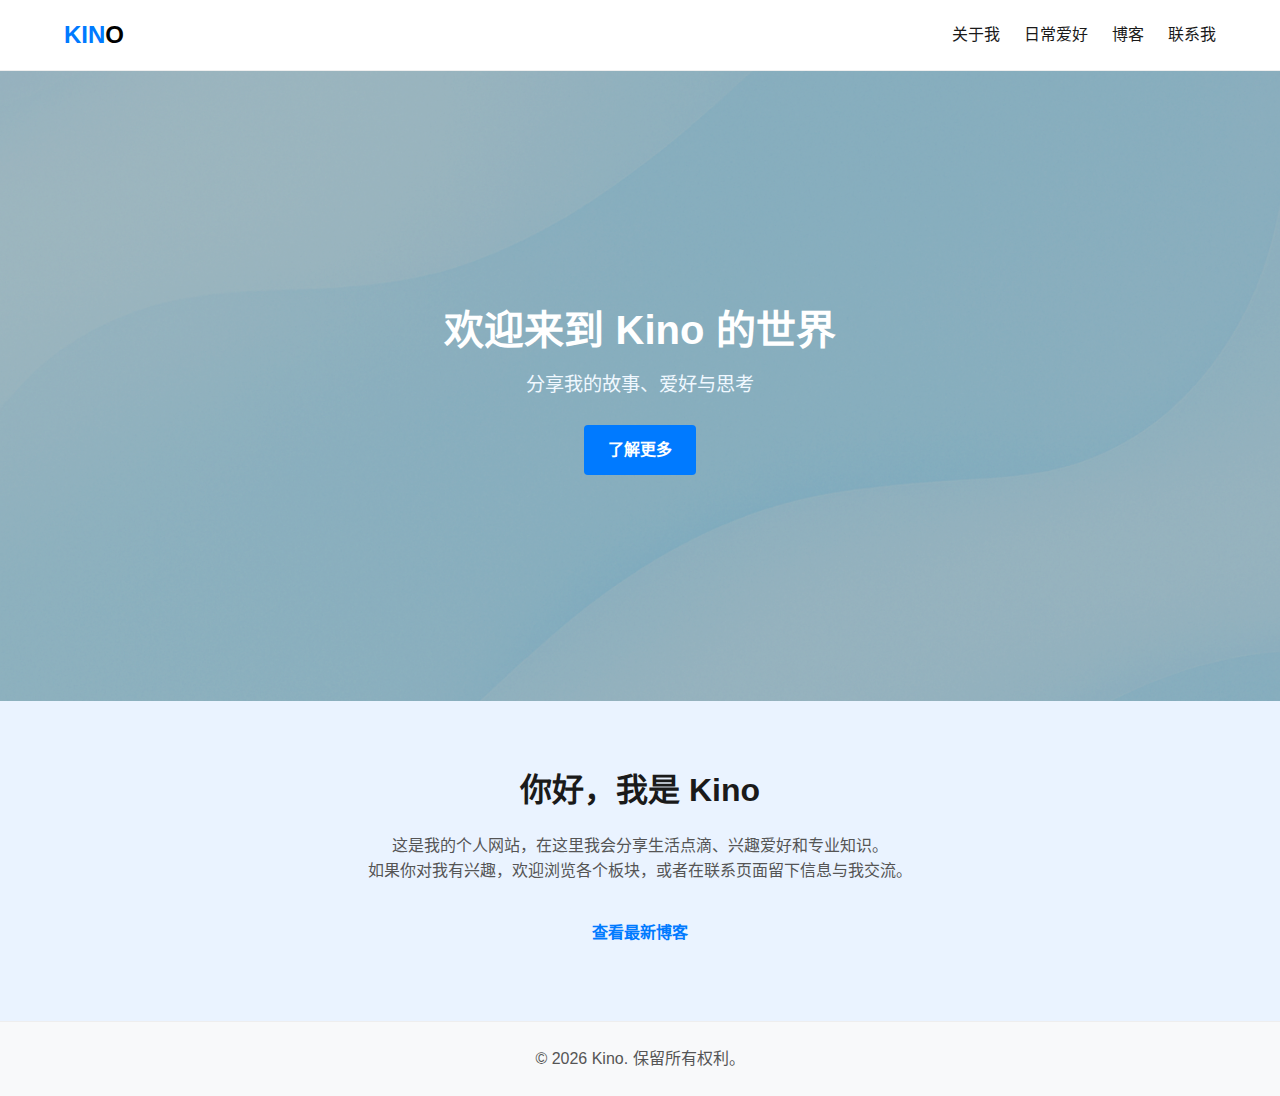
<file: index.html>
<!DOCTYPE html>
<html lang="zh-CN">
<head>
  <meta charset="UTF-8">
  <meta name="viewport" content="width=device-width, initial-scale=1.0">
  <title>我的个人网站</title>
  <!-- Use root-relative stylesheet path on GitHub Pages -->
  <link rel="stylesheet" href="style.css">
  <!-- 使用谷歌字体或系统字体提高可读性 -->
  <link rel="preconnect" href="https://fonts.googleapis.com">
  <link rel="preconnect" href="https://fonts.gstatic.com" crossorigin>
  <link href="https://fonts.googleapis.com/css2?family=Inter:wght@400;600;700&display=swap" rel="stylesheet">
</head>
<body>
  <!-- 顶部导航栏 -->
  <header class="navbar">
    <div class="container nav-container">
      <a href="index.html" class="logo">KIN<span>O</span></a>
      <nav>
        <ul class="nav-links">
          <li><a href="about.html">关于我</a></li>
          <li><a href="hobbies.html">日常爱好</a></li>
          <li><a href="blog.html">博客</a></li>
          <li><a href="contact.html">联系我</a></li>
        </ul>
      </nav>
    </div>
  </header>

  <!-- 首页英雄区域 -->
  <section class="hero" id="home">
    <div class="hero-overlay"></div>
    <div class="container hero-content">
      <h1 class="hero-title">欢迎来到 Kino 的世界</h1>
      <p class="hero-subtitle">分享我的故事、爱好与思考</p>
      <a href="about.html" class="btn btn-primary">了解更多</a>
    </div>
  </section>

  <!-- 简介区域 -->
  <section class="intro">
    <div class="container intro-content">
      <h2>你好，我是 Kino</h2>
      <p>这是我的个人网站，在这里我会分享生活点滴、兴趣爱好和专业知识。<br> 如果你对我有兴趣，欢迎浏览各个板块，或者在联系页面留下信息与我交流。</p>
      <a href="blog.html" class="btn btn-secondary">查看最新博客</a>
    </div>
  </section>

  <!-- 脚注 -->
  <footer class="footer">
    <div class="container footer-content">
      <p>© <span id="year"></span> Kino. 保留所有权利。</p>
    </div>
  </footer>

  <script src="main.js"></script>
</body>
</html>
</file>
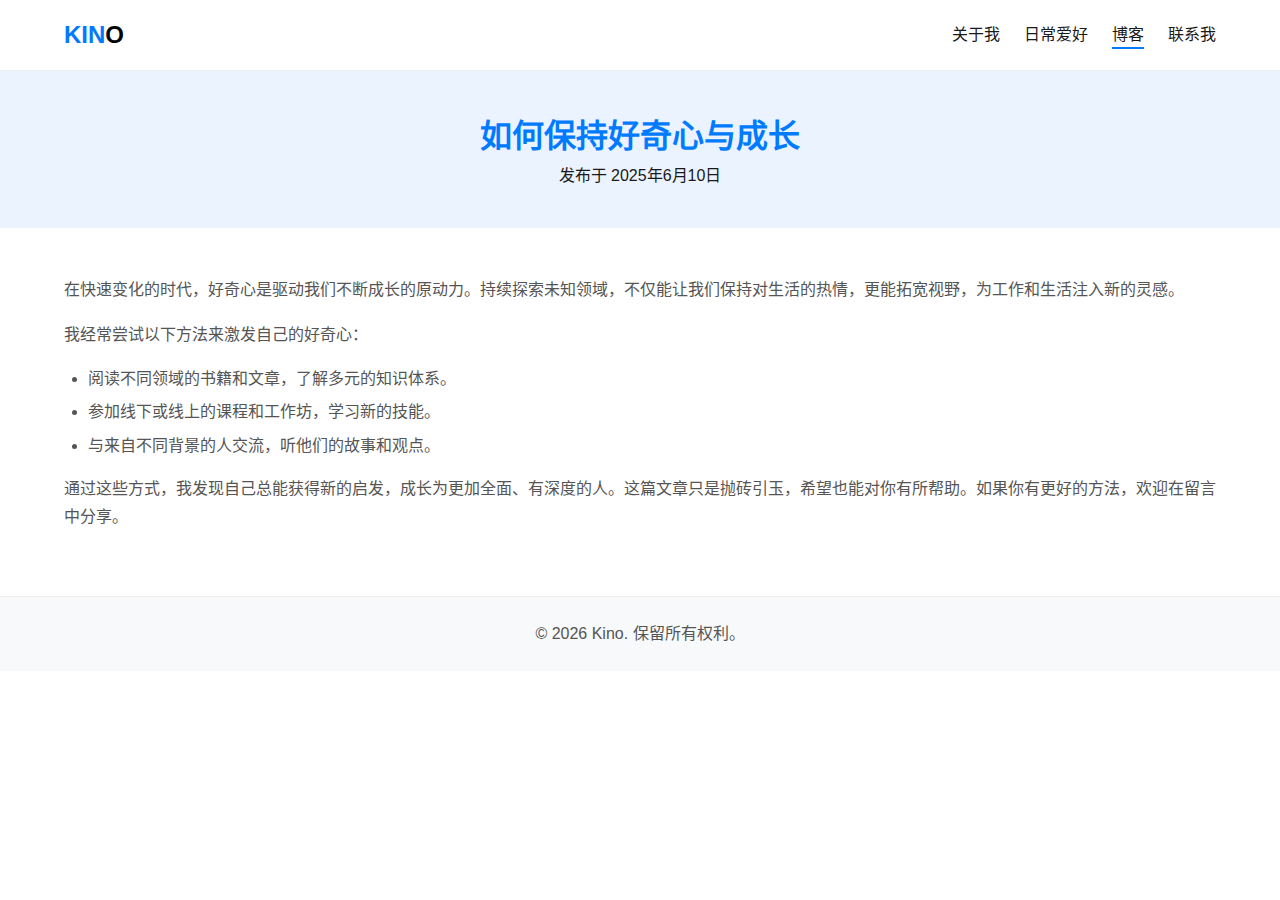
<file: first-post.html>
<!DOCTYPE html>
<html lang="zh-CN">
<head>
  <meta charset="UTF-8">
  <meta name="viewport" content="width=device-width, initial-scale=1.0">
  <title>如何保持好奇心与成长 - Kino 的博客</title>
  <!-- Adjust the path to the stylesheet and navigation links because assets live in the repository root when deployed on GitHub Pages -->
  <link rel="stylesheet" href="style.css">
  <link rel="preconnect" href="https://fonts.googleapis.com">
  <link rel="preconnect" href="https://fonts.gstatic.com" crossorigin>
  <link href="https://fonts.googleapis.com/css2?family=Inter:wght@400;600;700&display=swap" rel="stylesheet">
</head>
<body>
  <header class="navbar">
    <div class="container nav-container">
      <a href="index.html" class="logo">KIN<span>O</span></a>
      <nav>
        <ul class="nav-links">
          <li><a href="about.html">关于我</a></li>
          <li><a href="hobbies.html">日常爱好</a></li>
          <li><a href="blog.html" class="active">博客</a></li>
          <li><a href="contact.html">联系我</a></li>
        </ul>
      </nav>
    </div>
  </header>
  
  <section class="page-header">
    <div class="container">
      <h1>如何保持好奇心与成长</h1>
      <p class="post-meta">发布于 2025年6月10日</p>
    </div>
  </section>

  <section class="post-content">
    <div class="container">
      <p>在快速变化的时代，好奇心是驱动我们不断成长的原动力。持续探索未知领域，不仅能让我们保持对生活的热情，更能拓宽视野，为工作和生活注入新的灵感。</p>
      <p>我经常尝试以下方法来激发自己的好奇心：</p>
      <ul>
        <li>阅读不同领域的书籍和文章，了解多元的知识体系。</li>
        <li>参加线下或线上的课程和工作坊，学习新的技能。</li>
        <li>与来自不同背景的人交流，听他们的故事和观点。</li>
      </ul>
      <p>通过这些方式，我发现自己总能获得新的启发，成长为更加全面、有深度的人。这篇文章只是抛砖引玉，希望也能对你有所帮助。如果你有更好的方法，欢迎在留言中分享。</p>
    </div>
  </section>

  <footer class="footer">
    <div class="container footer-content">
      <p>© <span id="year"></span> Kino. 保留所有权利。</p>
    </div>
  </footer>
  
  <script src="main.js"></script>
</body>
</html>
</file>
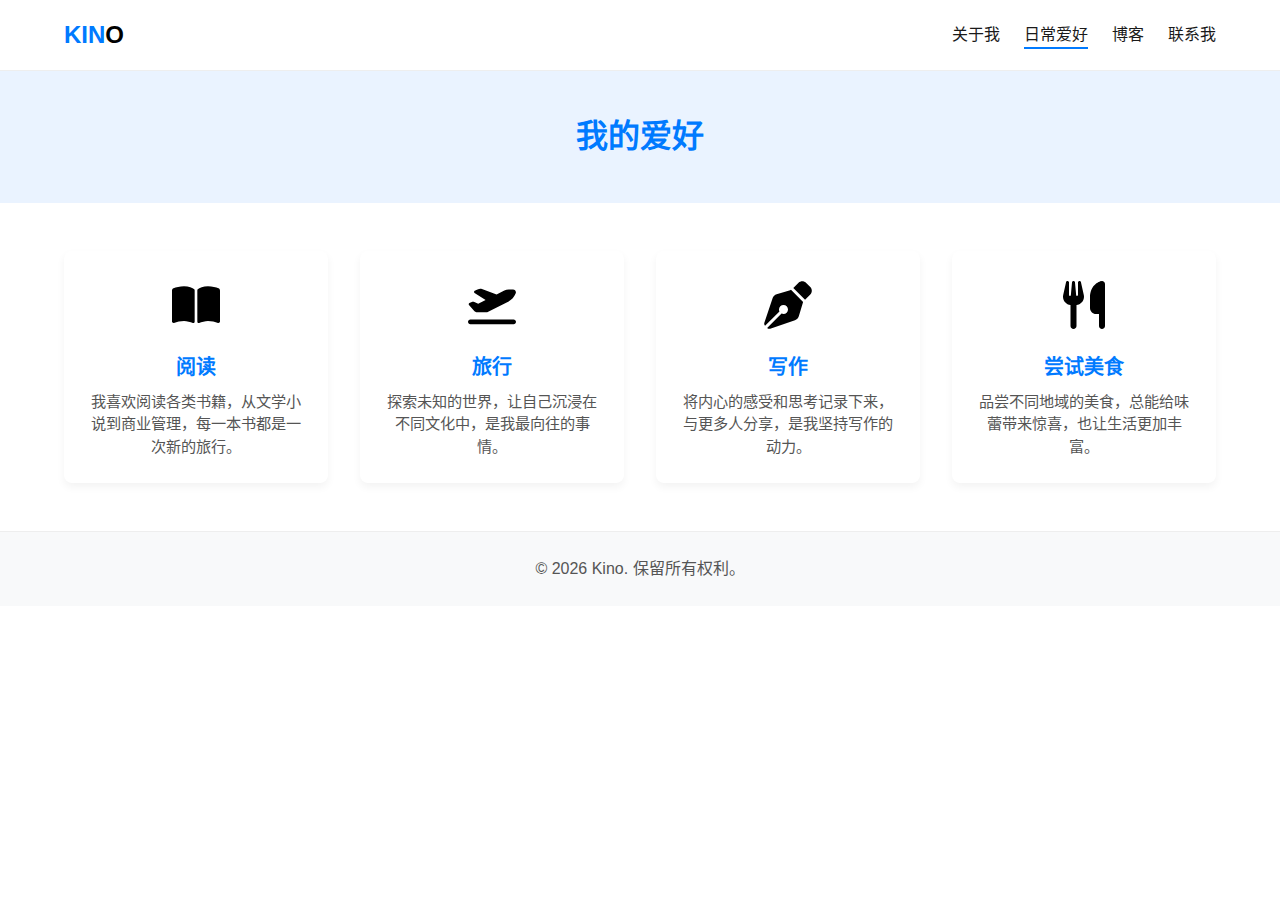
<file: hobbies.html>
<!DOCTYPE html>
<html lang="zh-CN">
<head>
  <meta charset="UTF-8">
  <meta name="viewport" content="width=device-width, initial-scale=1.0">
  <title>日常爱好 - Kino</title>
  <!-- Update stylesheet path for GitHub Pages deployment -->
  <link rel="stylesheet" href="style.css">
  <link rel="preconnect" href="https://fonts.googleapis.com">
  <link rel="preconnect" href="https://fonts.gstatic.com" crossorigin>
  <link href="https://fonts.googleapis.com/css2?family=Inter:wght@400;600;700&display=swap" rel="stylesheet">
</head>
<body>
  <header class="navbar">
    <div class="container nav-container">
      <a href="index.html" class="logo">KIN<span>O</span></a>
      <nav>
        <ul class="nav-links">
          <li><a href="about.html">关于我</a></li>
          <li><a href="hobbies.html" class="active">日常爱好</a></li>
          <li><a href="blog.html">博客</a></li>
          <li><a href="contact.html">联系我</a></li>
        </ul>
      </nav>
    </div>
  </header>

  <section class="page-header">
    <div class="container">
      <h1>我的爱好</h1>
    </div>
  </section>

  <section class="hobbies-section">
    <div class="container hobbies-grid">
      <!-- 爱好卡片1 -->
      <div class="hobby-card">
        <div class="hobby-icon"><img src="hobby-reading.svg" alt="阅读"></div>
        <h3>阅读</h3>
        <p>我喜欢阅读各类书籍，从文学小说到商业管理，每一本书都是一次新的旅行。</p>
      </div>
      <!-- 爱好卡片2 -->
      <div class="hobby-card">
        <div class="hobby-icon"><img src="hobby-travel.svg" alt="旅行"></div>
        <h3>旅行</h3>
        <p>探索未知的世界，让自己沉浸在不同文化中，是我最向往的事情。</p>
      </div>
      <!-- 爱好卡片3 -->
      <div class="hobby-card">
        <div class="hobby-icon"><img src="hobby-writing.svg" alt="写作"></div>
        <h3>写作</h3>
        <p>将内心的感受和思考记录下来，与更多人分享，是我坚持写作的动力。</p>
      </div>
      <!-- 爱好卡片4 -->
      <div class="hobby-card">
        <div class="hobby-icon"><img src="hobby-food.svg" alt="美食"></div>
        <h3>尝试美食</h3>
        <p>品尝不同地域的美食，总能给味蕾带来惊喜，也让生活更加丰富。</p>
      </div>
    </div>
  </section>

  <footer class="footer">
    <div class="container footer-content">
      <p>© <span id="year"></span> Kino. 保留所有权利。</p>
    </div>
  </footer>

  <script src="main.js"></script>
</body>
</html>
</file>
<file: style.css>
/* 基础样式与变量 */
:root {
  --primary-color: #007AFF; /* 苹果风格的蓝色，用于主要按钮等 */
  --primary-light: #EAF3FF; /* 淡蓝背景，用于浅色区域 */
  --text-color: #1A1A1A;
  --secondary-text-color: #555;
  --background-color: #FFFFFF;
  --font-family-base: -apple-system, BlinkMacSystemFont, "Segoe UI", Roboto, "Helvetica Neue", sans-serif;
  --max-width: 1200px;
  --transition-speed: 0.3s;
}

* {
  margin: 0;
  padding: 0;
  box-sizing: border-box;
}

body {
  font-family: var(--font-family-base);
  color: var(--text-color);
  background-color: var(--background-color);
  line-height: 1.6;
}

a {
  color: inherit;
  text-decoration: none;
}

img {
  max-width: 100%;
  height: auto;
  display: block;
}

.container {
  width: 90%;
  max-width: var(--max-width);
  margin: 0 auto;
}

/* 导航栏样式 */
.navbar {
  background-color: rgba(255, 255, 255, 0.95);
  width: 100%;
  top: 0;
  left: 0;
  z-index: 1000;
  border-bottom: 1px solid #eee;
}

.nav-container {
  display: flex;
  align-items: center;
  justify-content: space-between;
  padding: 1rem 0;
}

.logo {
  font-weight: 700;
  font-size: 1.5rem;
  color: var(--primary-color);
}

.logo span {
  color: #000;
}

.nav-links {
  list-style: none;
  display: flex;
  gap: 1.5rem;
}

.nav-links a {
  color: var(--text-color);
  font-weight: 500;
  position: relative;
  padding: 0.25rem 0;
}

.nav-links a::after {
  content: "";
  position: absolute;
  width: 0%;
  height: 2px;
  left: 0;
  bottom: -2px;
  background-color: var(--primary-color);
  transition: width var(--transition-speed) ease;
}

.nav-links a:hover::after,
.nav-links a.active::after {
  width: 100%;
}

/* 按钮样式 */
.btn {
  display: inline-block;
  padding: 0.75rem 1.5rem;
  border-radius: 4px;
  font-weight: 600;
  transition: background-color var(--transition-speed), color var(--transition-speed);
  cursor: pointer;
}

.btn-primary {
  background-color: var(--primary-color);
  color: #fff;
}

.btn-primary:hover {
  background-color: #005ecb;
}

.btn-secondary {
  background-color: var(--primary-light);
  color: var(--primary-color);
}

.btn-secondary:hover {
  background-color: #d3e7ff;
}

/* 英雄区域 */
.hero {
  position: relative;
  height: 70vh;
  /* When deploying to GitHub Pages, all assets live in the repository root.
     Therefore the hero background is referenced relative to the CSS file rather than
     nested inside an `images` folder. */
  background-image: url('hero-bg.png');
  background-size: cover;
  background-position: center;
  display: flex;
  align-items: center;
  justify-content: center;
  text-align: center;
  color: #fff;
}

.hero-overlay {
  position: absolute;
  top: 0;
  left: 0;
  width: 100%;
  height: 100%;
  background: rgba(0, 0, 0, 0.25);
}

.hero-content {
  position: relative;
  z-index: 1;
}

.hero-title {
  font-size: 2.5rem;
  margin-bottom: 0.5rem;
  font-weight: 700;
}

.hero-subtitle {
  font-size: 1.2rem;
  margin-bottom: 1.5rem;
  color: #f0f8ff;
}

/* 简介区域 */
.intro {
  padding: 4rem 0;
  background-color: var(--primary-light);
  text-align: center;
}

.intro-content h2 {
  font-size: 2rem;
  margin-bottom: 1rem;
}

.intro-content p {
  font-size: 1rem;
  color: var(--secondary-text-color);
  margin-bottom: 1.5rem;
}

/* 页面标题区域 */
.page-header {
  background-color: var(--primary-light);
  padding: 2.5rem 0;
  text-align: center;
}

.page-header h1 {
  font-size: 2rem;
  color: var(--primary-color);
}

/* 关于我页面 */
.about-section {
  padding: 3rem 0;
}

.about-content {
  display: flex;
  flex-direction: column;
  gap: 2rem;
}

.about-text {
  flex: 1;
}

.about-text h2 {
  margin-bottom: 1rem;
  font-size: 1.75rem;
}

.about-text p {
  margin-bottom: 1rem;
  color: var(--secondary-text-color);
  line-height: 1.8;
}

.about-image {
  flex: 1;
  display: flex;
  justify-content: center;
  align-items: center;
}

.about-image img {
  border-radius: 8px;
  max-width: 300px;
  box-shadow: 0 4px 12px rgba(0, 0, 0, 0.1);
}

@media (min-width: 768px) {
  .about-content {
    flex-direction: row;
    align-items: center;
  }
}

/* 爱好页面 */
.hobbies-section {
  padding: 3rem 0;
}

.hobbies-grid {
  display: grid;
  grid-template-columns: repeat(auto-fit, minmax(250px, 1fr));
  gap: 2rem;
}

.hobby-card {
  background-color: #fff;
  border-radius: 8px;
  box-shadow: 0 4px 8px rgba(0, 0, 0, 0.05);
  padding: 1.5rem;
  text-align: center;
  transition: transform var(--transition-speed), box-shadow var(--transition-speed);
}

.hobby-card:hover {
  transform: translateY(-4px);
  box-shadow: 0 8px 12px rgba(0, 0, 0, 0.1);
}

.hobby-icon {
  margin-bottom: 1rem;
  height: 60px;
  display: flex;
  align-items: center;
  justify-content: center;
}

.hobby-icon img {
  width: 48px;
  height: 48px;
}

.hobby-card h3 {
  font-size: 1.25rem;
  margin-bottom: 0.5rem;
  color: var(--primary-color);
}

.hobby-card p {
  color: var(--secondary-text-color);
  font-size: 0.95rem;
  line-height: 1.5;
}

/* 博客页面 */
.blog-section {
  padding: 3rem 0;
}

.blog-list {
  display: flex;
  flex-direction: column;
  gap: 2rem;
}

.blog-post {
  background-color: #fff;
  padding: 1.5rem;
  border-radius: 8px;
  box-shadow: 0 4px 8px rgba(0, 0, 0, 0.05);
  transition: box-shadow var(--transition-speed);
}

.blog-post:hover {
  box-shadow: 0 8px 12px rgba(0, 0, 0, 0.1);
}

.blog-post h2 {
  font-size: 1.5rem;
  margin-bottom: 0.5rem;
  color: var(--primary-color);
}

.blog-post .post-meta {
  font-size: 0.85rem;
  color: var(--secondary-text-color);
  margin-bottom: 0.75rem;
}

.blog-post .post-excerpt {
  color: var(--secondary-text-color);
  margin-bottom: 1rem;
  line-height: 1.6;
}

.read-more {
  color: var(--primary-color);
  font-weight: 600;
  transition: color var(--transition-speed);
}

.read-more:hover {
  color: #005ecb;
}

/* 单篇文章页面 */
.post-content {
  padding: 3rem 0;
}

.post-content p {
  margin-bottom: 1rem;
  color: var(--secondary-text-color);
  line-height: 1.8;
}

.post-content ul {
  margin-left: 1.5rem;
  margin-bottom: 1rem;
}

.post-content li {
  margin-bottom: 0.5rem;
  color: var(--secondary-text-color);
}

/* 联系页面 */
.contact-section {
  padding: 3rem 0;
  background-color: var(--primary-light);
}

.contact-content {
  max-width: 700px;
  margin: 0 auto;
  text-align: center;
}

.contact-details {
  margin: 1.5rem 0;
  text-align: left;
}

.contact-details p {
  margin-bottom: 0.75rem;
  color: var(--secondary-text-color);
}

.contact-details a {
  color: var(--primary-color);
  text-decoration: underline;
}

.contact-form {
  display: flex;
  flex-direction: column;
  gap: 1rem;
}

.contact-form label {
  text-align: left;
  font-weight: 600;
  color: var(--text-color);
}

.contact-form input,
.contact-form textarea {
  padding: 0.75rem;
  border: 1px solid #ccc;
  border-radius: 4px;
  font-size: 1rem;
  width: 100%;
}

.contact-form input:focus,
.contact-form textarea:focus {
  outline: none;
  border-color: var(--primary-color);
  box-shadow: 0 0 0 2px rgba(0, 122, 255, 0.2);
}

.contact-form button {
  align-self: flex-start;
}

/* 页脚 */
.footer {
  background-color: #f8f9fa;
  padding: 1.5rem 0;
  text-align: center;
  border-top: 1px solid #eee;
}

.footer p {
  color: var(--secondary-text-color);
}
</file>
